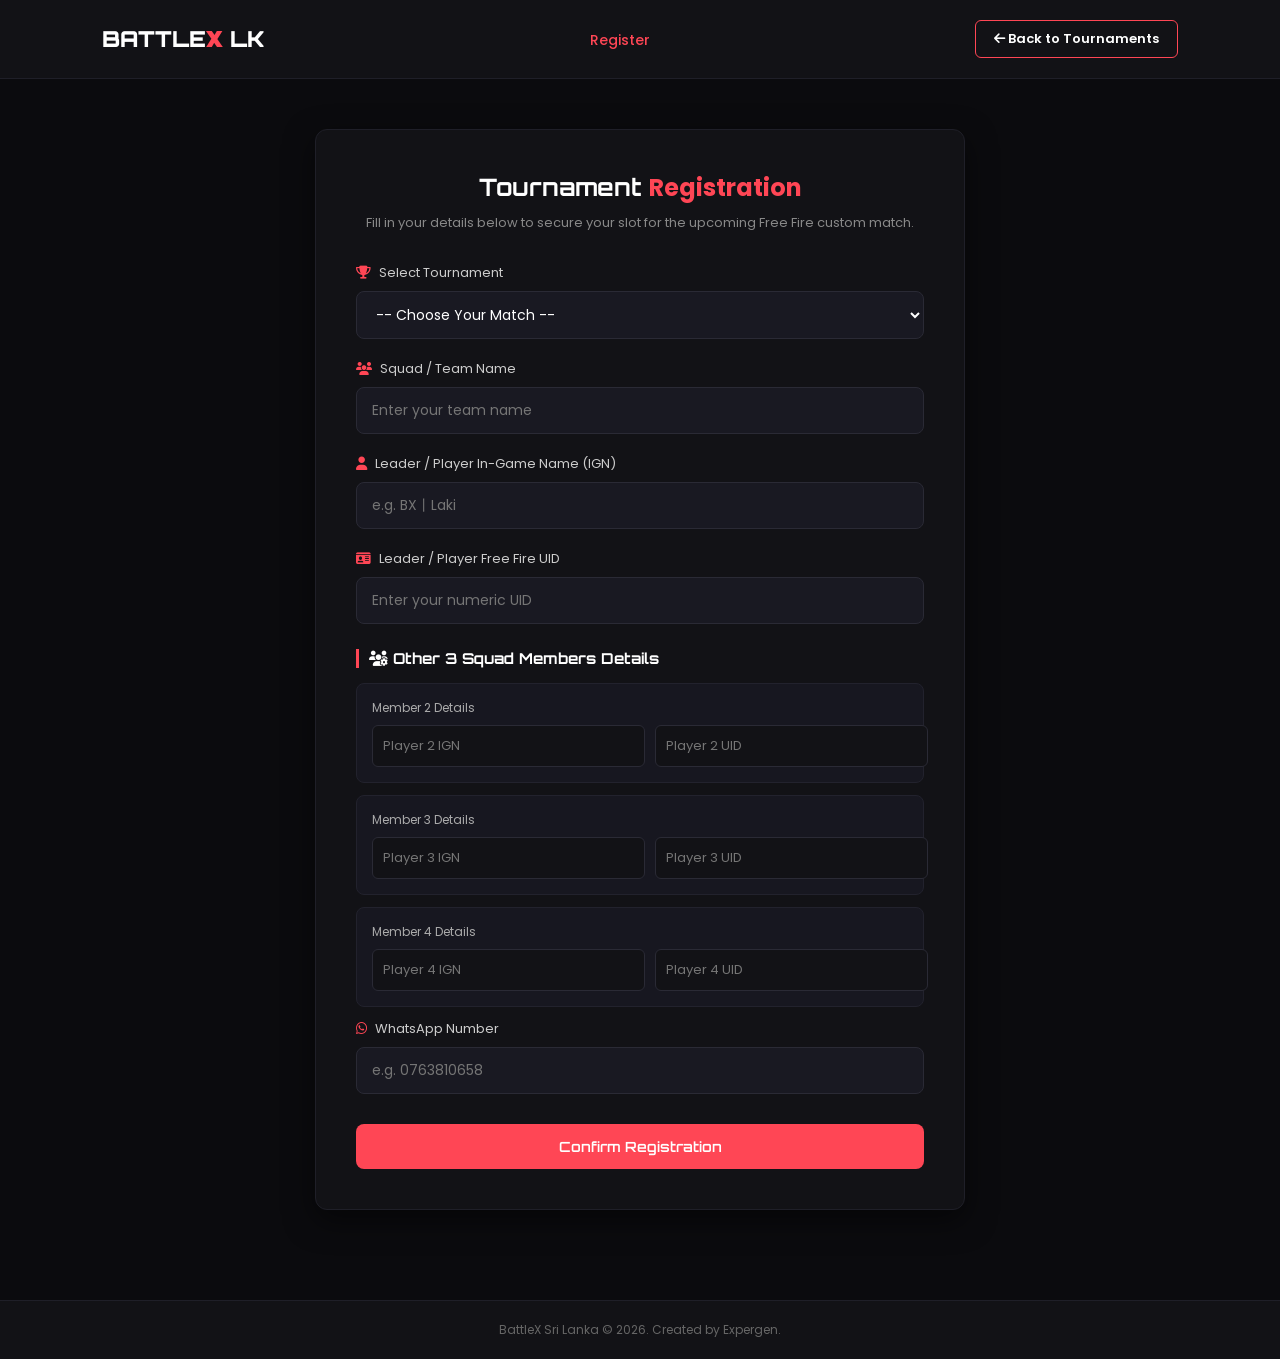
<file: tournament-register.html>
<!DOCTYPE html>
<html lang="en">
<head>
    <meta charset="UTF-8">
    <meta name="viewport" content="width=device-width, initial-scale=1.0">
    <title>Tournament Registration | BattleX LK</title>
    <!-- Google Fonts -->
    <link href="https://fonts.googleapis.com/css2?family=Orbitron:wght@400;700;900&family=Poppins:wght@300;400;600&display=swap" rel="stylesheet">
    <!-- FontAwesome Icons -->
    <link rel="stylesheet" href="https://cdnjs.cloudflare.com/ajax/libs/font-awesome/6.4.0/css/all.min.css">
    <!-- External CSS -->
    <link rel="stylesheet" href="tournament-register.css">
</head>
<body>

    <!-- Header / Navbar -->
    <header>
        <div class="logo">BATTLE<span>X</span> LK</div>
        <nav>
            <ul>
            
                <li><a href="#" class="active">Register</a></li>
            </ul>
        </nav>
        <a href="tournament.html" class="btn-join"><i class="fa-solid fa-arrow-left"></i> Back to Tournaments</a>
    </header>

    <!-- Registration Section -->
    <section class="register-section">
        <div class="register-container">
            <div class="form-header">
                <h2>Tournament <span>Registration</span></h2>
                <p>Fill in your details below to secure your slot for the upcoming Free Fire custom match.</p>
            </div>

            <form id="regForm">
                <!-- Select Tournament -->
                <div class="input-group">
                    <label for="tournament"><i class="fa-solid fa-trophy"></i> Select Tournament</label>
                    <select id="tournament" required>
                        <option value="" disabled selected>-- Choose Your Match --</option>
                        <option value="squad-clash">Battle Royale #12 (04 Weekly Membership)</option>
                        <option value="solo-rampage">Solo Battle Royale (Monthly Membership)</option>
                        <option value="pro-league">Clash Squad (04 eekly Membership)</option>
                    </select>
                </div>

                <!-- Team Name (If Squad) -->
                <div class="input-group" id="team-name-group">
                    <label for="teamName"><i class="fa-solid fa-users"></i> Squad / Team Name</label>
                    <input type="text" id="teamName" placeholder="Enter your team name">
                </div>

                <!-- Leader / Player Name -->
                <div class="input-group">
                    <label for="playerName"><i class="fa-solid fa-user"></i> Leader / Player In-Game Name (IGN)</label>
                    <input type="text" id="playerName" placeholder="e.g. BX丨Laki" required>
                </div>

                <!-- Free Fire UID -->
                <div class="input-group">
                    <label for="ffUid"><i class="fa-solid fa-id-card"></i> Leader / Player Free Fire UID</label>
                    <input type="number" id="ffUid" placeholder="Enter your numeric UID" required>
                </div>

                <!-- Squad Members Section (Hidden for Solo) -->
                <div id="squad-members-section">
                    <h3 class="sub-heading"><i class="fa-solid fa-users-gear"></i> Other 3 Squad Members Details</h3>
                    
                    <div class="member-box">
                        <label>Member 2 Details</label>
                        <div class="member-inputs">
                            <input type="text" id="member2Name" placeholder="Player 2 IGN">
                            <input type="number" id="member2Uid" placeholder="Player 2 UID">
                        </div>
                    </div>

                    <div class="member-box">
                        <label>Member 3 Details</label>
                        <div class="member-inputs">
                            <input type="text" id="member3Name" placeholder="Player 3 IGN">
                            <input type="number" id="member3Uid" placeholder="Player 3 UID">
                        </div>
                    </div>

                    <div class="member-box">
                        <label>Member 4 Details</label>
                        <div class="member-inputs">
                            <input type="text" id="member4Name" placeholder="Player 4 IGN">
                            <input type="number" id="member4Uid" placeholder="Player 4 UID">
                        </div>
                    </div>
                </div>

                <!-- WhatsApp Number -->
                <div class="input-group">
                    <label for="whatsapp"><i class="fa-brands fa-whatsapp"></i> WhatsApp Number</label>
                    <input type="tel" id="whatsapp" placeholder="e.g. 0763810658" required>
                </div>

                <!-- Submit Button -->
                <button type="submit" class="btn-submit">Confirm Registration</button>
            </form>
        </div>
    </section>

    <!-- Footer -->
    <footer>
        <p>BattleX Sri Lanka &copy; 2026. Created by Expergen.</p>
    </footer>

    <!-- External JavaScript -->
    <script src="tournament-register.js"></script>
</body>
</html>
</file>
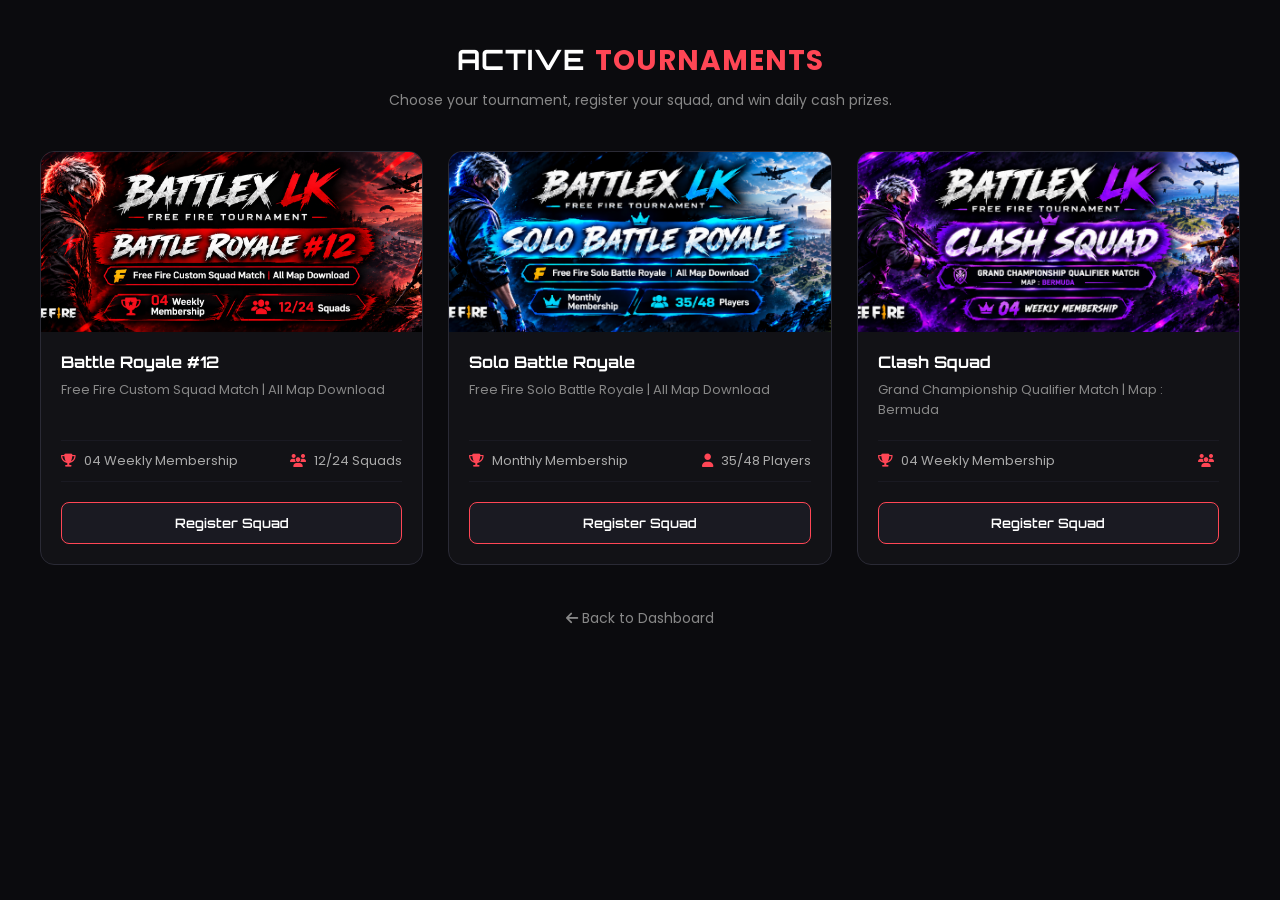
<file: tournament.html>
<!DOCTYPE html>
<html lang="en">
<head>
    <meta charset="UTF-8">
    <meta name="viewport" content="width=device-width, initial-scale=1.0">
    <title>Active Tournaments - Battex LK</title>
    <link rel="stylesheet" href="tournament.css">
    <link href="https://fonts.googleapis.com/css2?family=Orbitron:wght@400;600;700&family=Poppins:wght@300;400;500&display=swap" rel="stylesheet">
    <link rel="stylesheet" href="https://cdnjs.cloudflare.com/ajax/libs/font-awesome/6.4.0/css/all.min.css">
</head>
<body>

    <div class="tournaments-page-container">
        <div class="page-header">
            <h2>ACTIVE <span>TOURNAMENTS</span></h2>
            <p>Choose your tournament, register your squad, and win daily cash prizes.</p>
        </div>

        <div class="tournaments-grid">
            <!-- Tournament Card 1 -->
            <div class="tournament-card">
                <div class="card-img">
                    <img src="Screenshot 2026-10-12 191722.png" alt="Tournament">
                </div>
                <div class="card-content">
                    <h3>Battle Royale #12</h3>
                    <p class="desc">Free Fire Custom Squad Match | All Map Download</p>
                    <div class="card-details">
                        <span><i class="fa-solid fa-trophy"></i> 04 Weekly Membership</span>
                        <span><i class="fa-solid fa-users"></i> 12/24 Squads</span>
                    </div>
                    <!-- Register Page එකට යොමු කිරීම -->
                    <a href="tournament-register.html" class="register-squad-btn" style="display: block; text-align: center; text-decoration: none;">Register Squad</a>
                </div>
            </div>

            <!-- Tournament Card 2 -->
            <div class="tournament-card">
                <div class="card-img">
                    <img src="Neon Solo Battle Royale Tournament.png" alt="Tournament">
                </div>
                <div class="card-content">
                    <h3>Solo Battle Royale</h3>
                    <p class="desc">Free Fire Solo Battle Royale | All Map Download</p>
                    <div class="card-details">
                        <span><i class="fa-solid fa-trophy"></i> Monthly Membership</span>
                        <span><i class="fa-solid fa-user"></i> 35/48 Players</span>
                    </div>
                    <a href="tournament-register.html" class="register-squad-btn" style="display: block; text-align: center; text-decoration: none;">Register Squad</a>
                </div>
            </div>

            <!-- Tournament Card 3 -->
            <div class="tournament-card">
                <div class="card-img">
                    <img src="Clash Squad Grand Championship.png" alt="Tournament">
                </div>
                <div class="card-content">
                    <h3>Clash Squad</h3>
                    <p class="desc">Grand Championship Qualifier Match | Map : Bermuda</p>
                    <div class="card-details">
                        <span><i class="fa-solid fa-trophy"></i> 04 Weekly Membership</span>
                        <span><i class="fa-solid fa-users"></i></span>
                    </div>
                    <a href="tournament-register.html" class="register-squad-btn" style="display: block; text-align: center; text-decoration: none;">Register Squad</a>
                </div>
            </div>
        </div>

        <div style="text-align: center; margin-top: 40px;">
            <a href="dashboard.html" style="color: #888; text-decoration: none; font-size: 14px;"><i class="fa-solid fa-arrow-left"></i> Back to Dashboard</a>
        </div>
    </div>

</body>
</html>
</file>
<file: tournament-register.css>
* {
    margin: 0;
    padding: 0;
    box-sizing: border-box;
    font-family: 'Poppins', sans-serif;
}

body {
    background-color: #0b0b0e;
    color: #fff;
    min-height: 100vh;
}

/* Header */
header {
    display: flex;
    justify-content: space-between;
    align-items: center;
    padding: 20px 8%;
    background: #121216;
    border-bottom: 1px solid #1f1f28;
}

.logo {
    font-family: 'Orbitron', sans-serif;
    font-size: 22px;
    font-weight: 900;
    color: #fff;
}

.logo span {
    color: #ff4655;
}

nav ul {
    display: flex;
    list-style: none;
    gap: 30px;
}

nav ul li a {
    text-decoration: none;
    color: #aaa;
    font-size: 14px;
    font-weight: 500;
    transition: 0.3s;
}

nav ul li a:hover, nav ul li a.active {
    color: #ff4655;
}

.btn-join {
    background: transparent;
    border: 1px solid #ff4655;
    color: #fff;
    padding: 8px 18px;
    border-radius: 6px;
    text-decoration: none;
    font-size: 13px;
    font-weight: 600;
    transition: 0.3s;
}

.btn-join:hover {
    background: #ff4655;
}

/* Register Section */
.register-section {
    display: flex;
    justify-content: center;
    padding: 50px 20px;
}

.register-container {
    background: #121216;
    border: 1px solid #1f1f28;
    border-radius: 12px;
    width: 100%;
    max-width: 650px;
    padding: 40px;
    box-shadow: 0 10px 30px rgba(0,0,0,0.5);
}

.form-header {
    text-align: center;
    margin-bottom: 30px;
}

.form-header h2 {
    font-family: 'Orbitron', sans-serif;
    font-size: 24px;
    color: #fff;
}

.form-header h2 span {
    color: #ff4655;
}

.form-header p {
    color: #888;
    font-size: 13px;
    margin-top: 8px;
}

/* Form Inputs */
.input-group {
    margin-bottom: 20px;
}

.input-group label {
    display: block;
    font-size: 13px;
    color: #ccc;
    margin-bottom: 8px;
}

.input-group label i {
    color: #ff4655;
    margin-right: 5px;
}

.input-group select, 
.input-group input {
    width: 100%;
    background: #191922;
    border: 1px solid #2a2a35;
    padding: 12px 15px;
    border-radius: 8px;
    color: #fff;
    font-size: 14px;
    outline: none;
    transition: 0.3s;
}

.input-group select:focus, 
.input-group input:focus {
    border-color: #ff4655;
}

/* Squad Members Box */
.sub-heading {
    font-family: 'Orbitron', sans-serif;
    font-size: 15px;
    color: #fff;
    margin: 25px 0 15px 0;
    border-left: 3px solid #ff4655;
    padding-left: 10px;
}

.member-box {
    background: #171720;
    border: 1px solid #22222d;
    padding: 15px;
    border-radius: 8px;
    margin-bottom: 12px;
}

.member-box label {
    font-size: 12px;
    color: #aaa;
    display: block;
    margin-bottom: 8px;
}

.member-inputs {
    display: grid;
    grid-template-columns: 1fr 1fr;
    gap: 10px;
}

.member-inputs input {
    background: #121216;
    border: 1px solid #2a2a35;
    padding: 10px;
    border-radius: 6px;
    color: #fff;
    font-size: 13px;
}

/* Submit Button */
.btn-submit {
    width: 100%;
    background: #ff4655;
    color: #fff;
    border: none;
    padding: 14px;
    border-radius: 8px;
    font-family: 'Orbitron', sans-serif;
    font-size: 14px;
    font-weight: 600;
    cursor: pointer;
    transition: 0.3s;
    margin-top: 10px;
}

.btn-submit:hover {
    background: #e03b48;
    box-shadow: 0 0 15px rgba(255, 70, 85, 0.4);
}

/* Footer */
footer {
    text-align: center;
    padding: 20px;
    background: #121216;
    border-top: 1px solid #1f1f28;
    color: #666;
    font-size: 12px;
    margin-top: 40px;
}
/* Mobile Responsive ප්‍රධාන හැඩගැස්වීම් */
@media (max-width: 768px) {
    /* තිරයෙන් පිටට යාම වැළැක්වීම සඳහා */
    body {
        overflow-x: hidden;
    }

    /* Container සහ Grid එකිනෙක යටට වැටීමට සැලස්වීම */
    .tournaments-grid, 
    .footer-container, 
    .stats-grid {
        grid-template-columns: 1fr !important;
        gap: 20px;
    }

    /* Hero සහ Header කොටස් මොබයිල් සඳහා කුඩා කිරීම */
    .hero {
        flex-direction: column;
        height: auto;
        padding: 100px 5% 40px 5%;
        text-align: center;
    }

    .hero-content h1 {
        font-size: 28px !important; /* මොබයිල් වලදී ලොකු වැඩි වීම වළක්වයි */
        line-height: 1.2;
    }

    .hero-slider-container {
        width: 100% !important;
        max-width: 100% !important;
    }

    /* Form Inputs සහ Buttons මොබයිල් වලට සරිල ලෙස */
    .register-container, 
    .auth-container, 
    .modal-box {
        width: 100% !important;
        padding: 20px 15px !important;
    }

    .member-inputs {
        grid-template-columns: 1fr !important; /* Squad members ලියාපදිංචි කිරීමේදී ඉන්පුට් එක යට එක වැටීමට */
    }
}
</file>
<file: tournament.css>
* {
    margin: 0;
    padding: 0;
    box-sizing: border-box;
    font-family: 'Poppins', sans-serif;
}

body {
    background-color: #0b0b0e;
    color: #fff;
    min-height: 100vh;
    padding: 40px 20px;
}

.tournaments-page-container {
    max-width: 1200px;
    margin: 0 auto;
}

.page-header {
    text-align: center;
    margin-bottom: 40px;
}

.page-header h2 {
    font-family: 'Orbitron', sans-serif;
    font-size: 28px;
    color: #fff;
    letter-spacing: 1px;
}

.page-header h2 span {
    color: #ff4655;
}

.page-header p {
    color: #888;
    font-size: 14px;
    margin-top: 8px;
}

/* Tournaments Grid System */
.tournaments-grid {
    display: grid;
    grid-template-columns: repeat(auto-fit, minmax(320px, 1fr));
    gap: 25px;
}

.tournament-card {
    background: #121216;
    border: 1px solid #2a2a35;
    border-radius: 14px;
    overflow: hidden;
    transition: 0.3s ease;
}

.tournament-card:hover {
    border-color: #ff4655;
    transform: translateY(-5px);
}

.card-img {
    width: 100%;
    height: 180px;
    background: #1a1a22;
}

.card-img img {
    width: 100%;
    height: 100%;
    object-fit: cover;
}

.card-content {
    padding: 20px;
}

.card-content h3 {
    font-family: 'Orbitron', sans-serif;
    font-size: 16px;
    color: #fff;
    margin-bottom: 8px;
}

.card-content .desc {
    font-size: 13px;
    color: #888;
    margin-bottom: 20px;
    min-height: 40px;
}

.card-details {
    display: flex;
    justify-content: space-between;
    font-size: 13px;
    color: #aaa;
    margin-bottom: 20px;
    border-top: 1px solid #1a1a22;
    border-bottom: 1px solid #1a1a22;
    padding: 10px 0;
}

.card-details span i {
    color: #ff4655;
    margin-right: 5px;
}

.register-squad-btn {
    width: 100%;
    background: #1a1a22;
    color: #fff;
    border: 1px solid #ff4655;
    padding: 12px;
    border-radius: 8px;
    font-family: 'Orbitron', sans-serif;
    font-size: 13px;
    font-weight: 600;
    cursor: pointer;
    transition: 0.3s;
}

.register-squad-btn:hover {
    background: #ff4655;
    color: #fff;
    box-shadow: 0 0 15px rgba(255, 70, 85, 0.4);
}

/* Modal Styles */
.modal-overlay {
    display: none;
    position: fixed;
    top: 0;
    left: 0;
    width: 100%;
    height: 100%;
    background: rgba(0, 0, 0, 0.85);
    justify-content: center;
    align-items: center;
    z-index: 1000;
}

.modal-box {
    background: #121216;
    border: 1px solid #2a2a35;
    border-radius: 16px;
    width: 100%;
    max-width: 420px;
    padding: 30px;
}

.modal-box h3 {
    font-family: 'Orbitron', sans-serif;
    font-size: 18px;
    margin-bottom: 20px;
    color: #fff;
}

.input-group {
    margin-bottom: 15px;
}

.input-group label {
    display: block;
    font-size: 13px;
    color: #aaa;
    margin-bottom: 5px;
}

.input-group input {
    width: 100%;
    background: #1a1a22;
    border: 1px solid #2a2a35;
    padding: 12px 15px;
    border-radius: 8px;
    color: #fff;
    font-size: 14px;
    outline: none;
}

.input-group input[readonly] {
    color: #ff4655;
    font-weight: 600;
}

.modal-buttons {
    display: flex;
    gap: 10px;
    margin-top: 25px;
}

.submit-btn {
    flex: 1;
    background: #ff4655;
    color: #fff;
    border: none;
    padding: 12px;
    border-radius: 8px;
    font-weight: 600;
    cursor: pointer;
}

.cancel-btn {
    flex: 1;
    background: #2a2a35;
    color: #fff;
    border: none;
    padding: 12px;
    border-radius: 8px;
    font-weight: 600;
    cursor: pointer;
}
/* Mobile Responsive ප්‍රධාන හැඩගැස්වීම් */
@media (max-width: 768px) {
    /* තිරයෙන් පිටට යාම වැළැක්වීම සඳහා */
    body {
        overflow-x: hidden;
    }

    /* Container සහ Grid එකිනෙක යටට වැටීමට සැලස්වීම */
    .tournaments-grid, 
    .footer-container, 
    .stats-grid {
        grid-template-columns: 1fr !important;
        gap: 20px;
    }

    /* Hero සහ Header කොටස් මොබයිල් සඳහා කුඩා කිරීම */
    .hero {
        flex-direction: column;
        height: auto;
        padding: 100px 5% 40px 5%;
        text-align: center;
    }

    .hero-content h1 {
        font-size: 28px !important; /* මොබයිල් වලදී ලොකු වැඩි වීම වළක්වයි */
        line-height: 1.2;
    }

    .hero-slider-container {
        width: 100% !important;
        max-width: 100% !important;
    }

    /* Form Inputs සහ Buttons මොබයිල් වලට සරිල ලෙස */
    .register-container, 
    .auth-container, 
    .modal-box {
        width: 100% !important;
        padding: 20px 15px !important;
    }

    .member-inputs {
        grid-template-columns: 1fr !important; /* Squad members ලියාපදිංචි කිරීමේදී ඉන්පුට් එක යට එක වැටීමට */
    }
}
</file>
